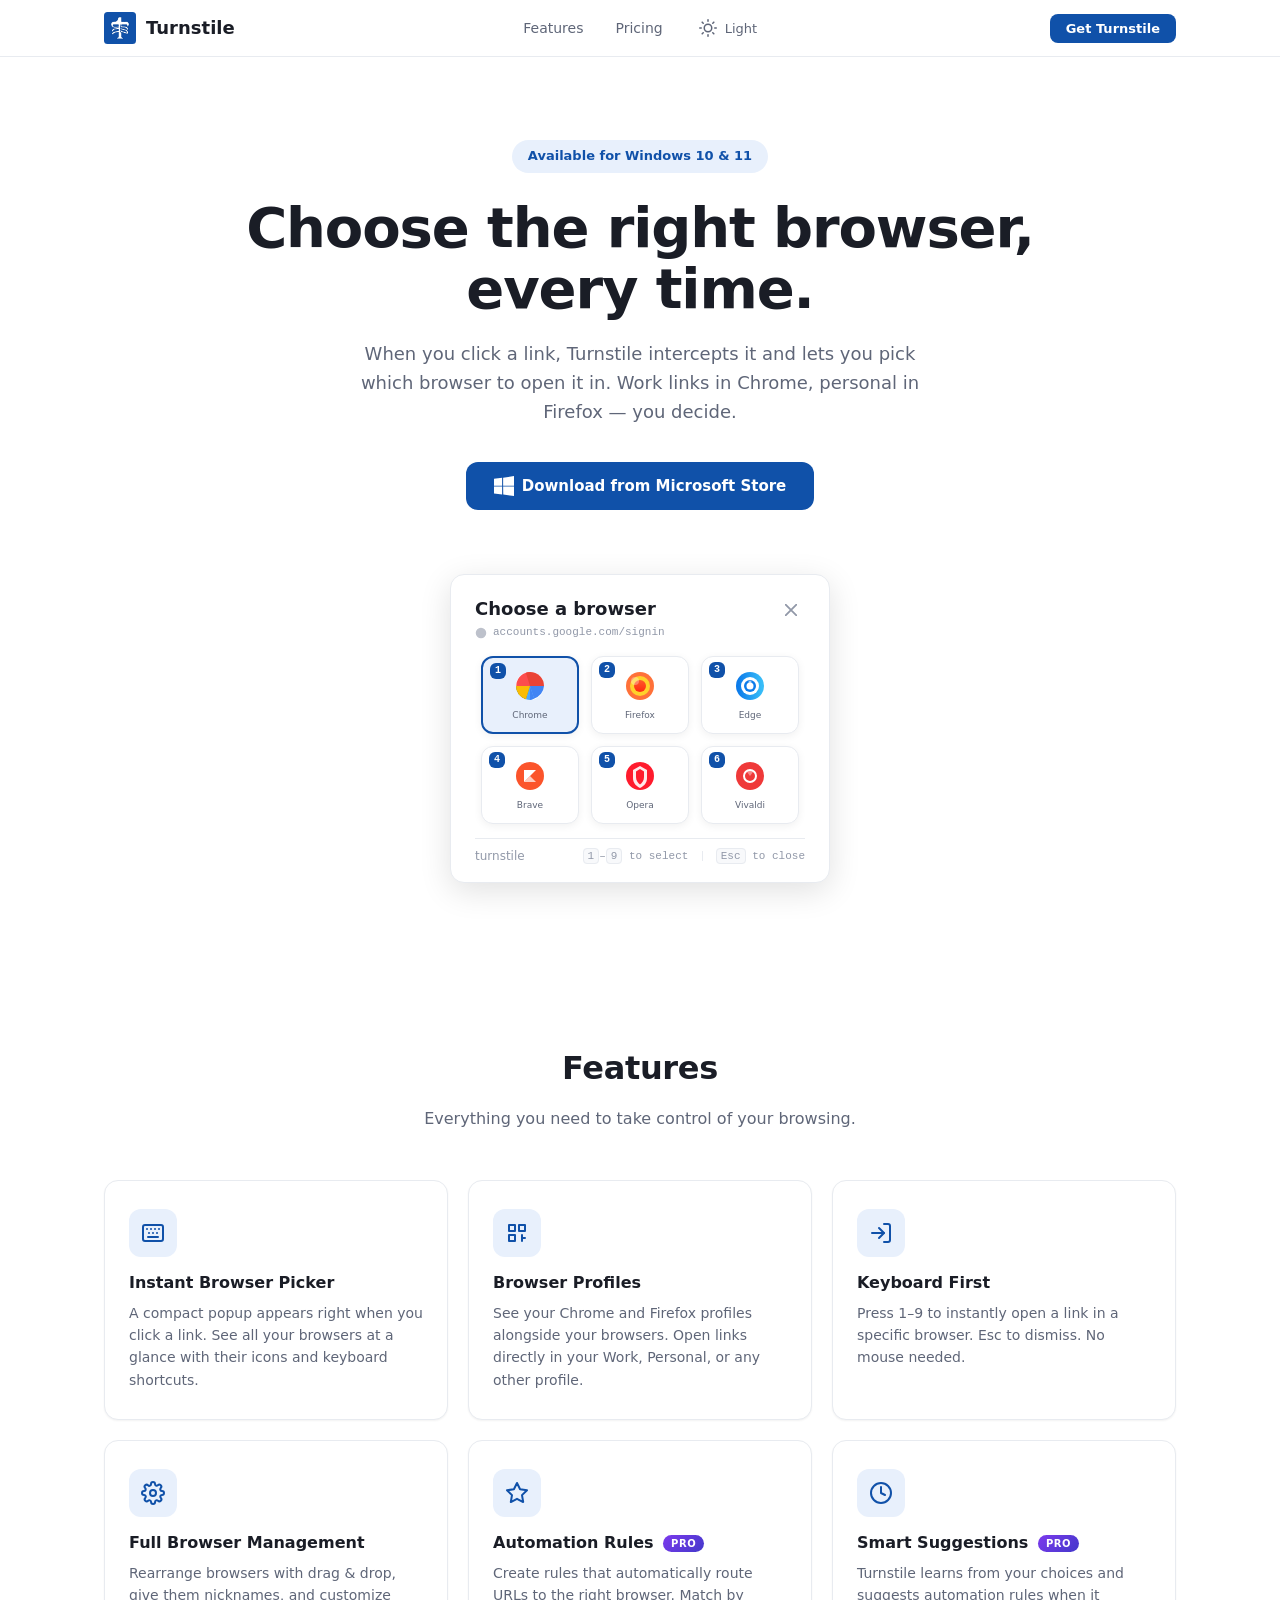
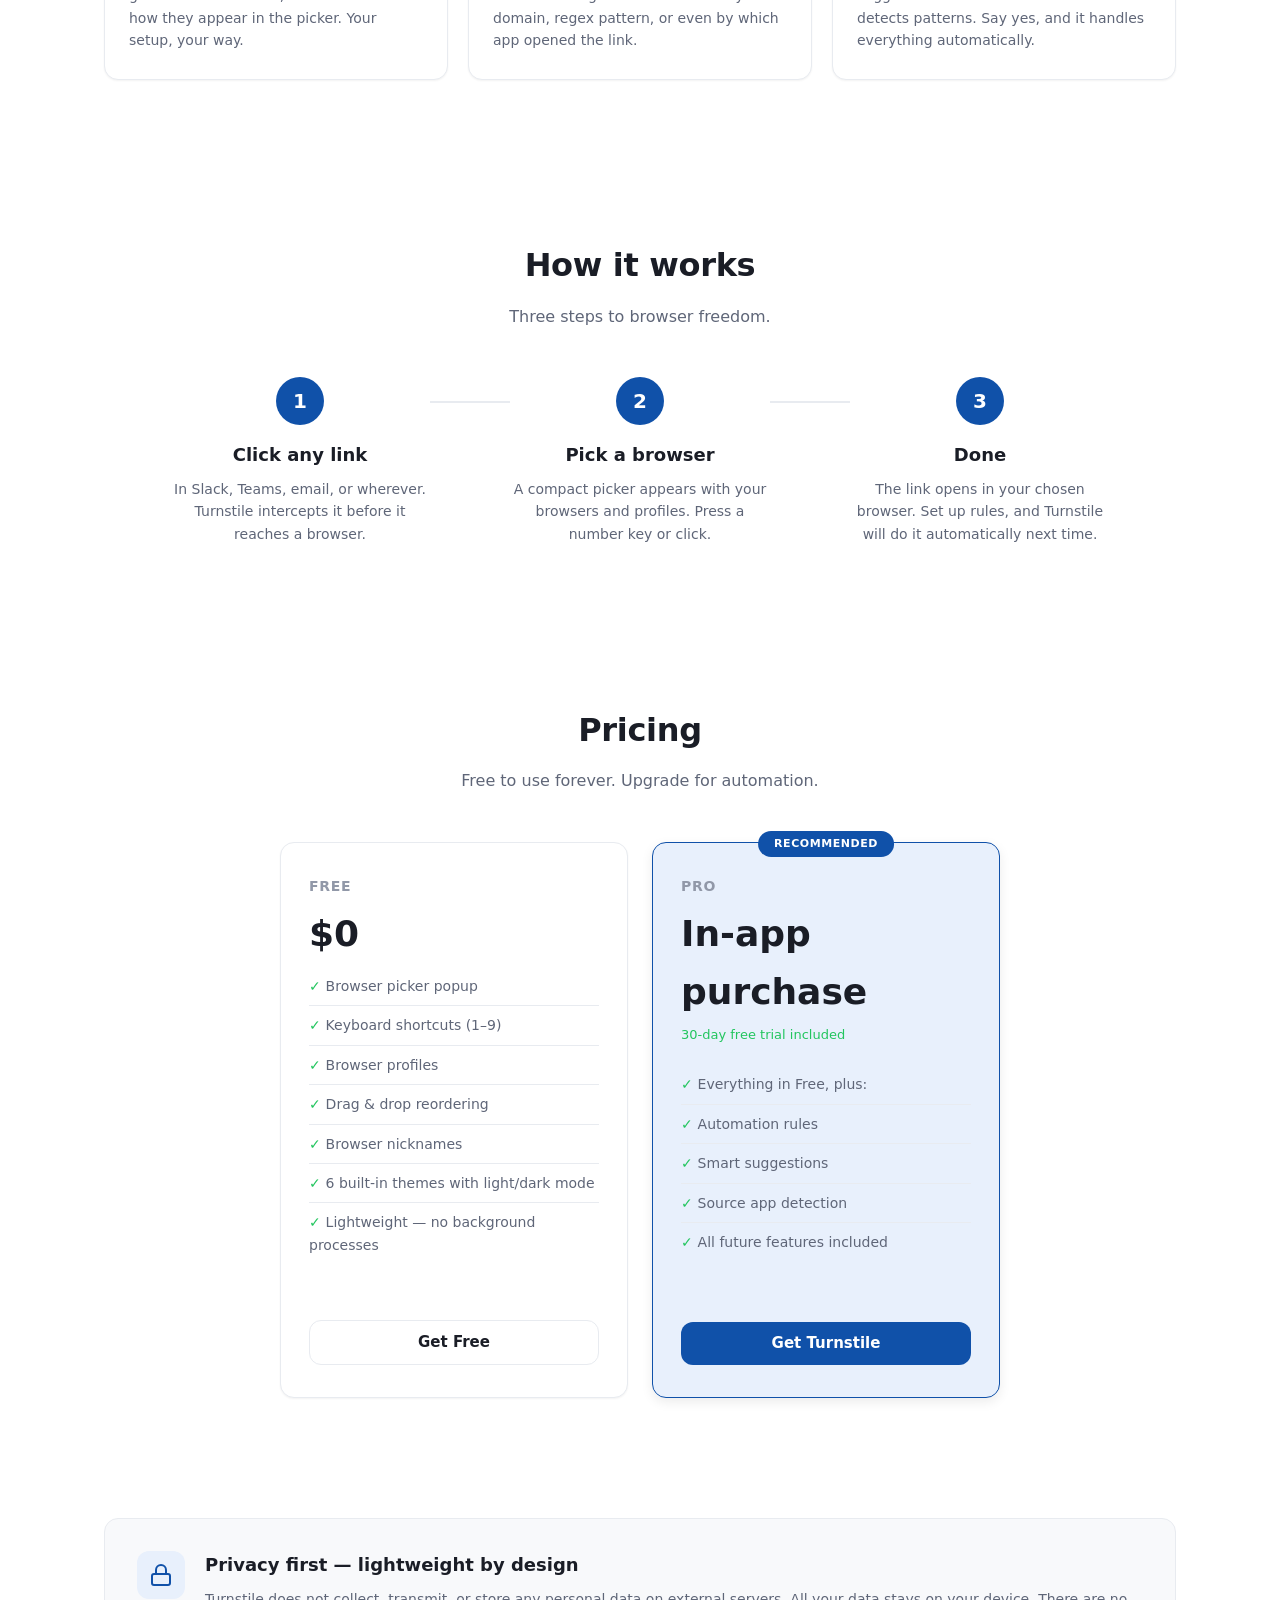
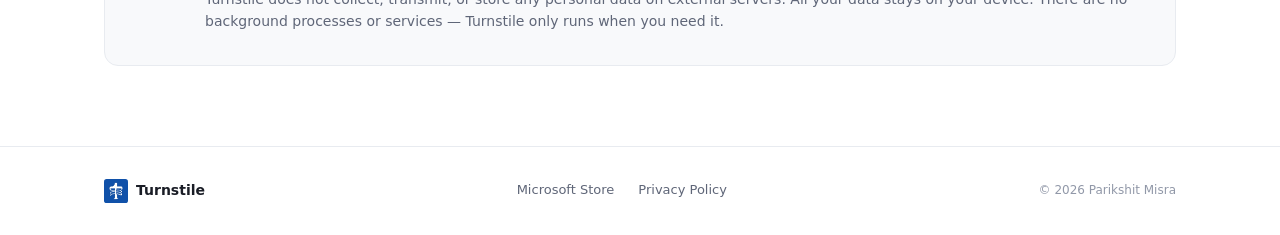
<file: index.html>
<!DOCTYPE html>
<html lang="en">
<head>
    <meta charset="UTF-8">
    <meta name="viewport" content="width=device-width, initial-scale=1.0">
    <title>Turnstile — A Windows Browser Selector</title>
    <meta name="description" content="When you click a link, Turnstile intercepts it and lets you pick which browser to open it in. Choose the right browser, every time.">
    <meta name="author" content="Parikshit Misra">
    <meta property="og:title" content="Turnstile — A Windows Browser Selector">
    <meta property="og:description" content="When you click a link, Turnstile intercepts it and lets you pick which browser to open it in.">
    <meta property="og:type" content="website">
    <meta property="og:url" content="https://turnstile.perryizgr8.com">
    <meta property="og:image" content="https://turnstile.perryizgr8.com/img/icon.svg">
    <meta name="twitter:card" content="summary">
    <meta name="twitter:title" content="Turnstile — A Windows Browser Selector">
    <meta name="twitter:description" content="When you click a link, Turnstile intercepts it and lets you pick which browser to open it in.">
    <link rel="icon" href="img/icon.svg" type="image/svg+xml">
    <link rel="stylesheet" href="css/styles.css">
</head>
<body>
    <header class="header">
        <div class="container header-inner">
            <a href="/" class="logo" aria-label="Turnstile home">
                <img src="img/icon.svg" alt="" width="32" height="32" class="logo-icon">
                <span class="logo-text">Turnstile</span>
            </a>
            <nav class="nav">
                <a href="#features">Features</a>
                <a href="#pricing">Pricing</a>
                <button class="theme-toggle" id="theme-toggle" aria-label="Toggle dark mode">
                    <svg class="theme-icon-sun" xmlns="http://www.w3.org/2000/svg" width="18" height="18" viewBox="0 0 24 24" fill="none" stroke="currentColor" stroke-width="2" stroke-linecap="round" stroke-linejoin="round"><circle cx="12" cy="12" r="5"/><line x1="12" y1="1" x2="12" y2="3"/><line x1="12" y1="21" x2="12" y2="23"/><line x1="4.22" y1="4.22" x2="5.64" y2="5.64"/><line x1="18.36" y1="18.36" x2="19.78" y2="19.78"/><line x1="1" y1="12" x2="3" y2="12"/><line x1="21" y1="12" x2="23" y2="12"/><line x1="4.22" y1="19.78" x2="5.64" y2="18.36"/><line x1="18.36" y1="5.64" x2="19.78" y2="4.22"/></svg>
                    <svg class="theme-icon-moon" xmlns="http://www.w3.org/2000/svg" width="18" height="18" viewBox="0 0 24 24" fill="none" stroke="currentColor" stroke-width="2" stroke-linecap="round" stroke-linejoin="round" style="display:none"><path d="M21 12.79A9 9 0 1 1 11.21 3 7 7 0 0 0 21 12.79z"/></svg>
                    <span>Light</span>
                </button>
            </nav>
            <a href="https://apps.microsoft.com/detail/9NTGZ68KK1X3" class="btn btn-primary btn-sm header-cta" target="_blank" rel="noopener">Get Turnstile</a>
        </div>
    </header>

    <main>
        <section class="hero">
            <div class="container">
                <div class="hero-badge">Available for Windows 10 &amp; 11</div>
                <h1 class="hero-title">Choose the right browser,<br>every time.</h1>
                <p class="hero-subtitle">When you click a link, Turnstile intercepts it and lets you pick which browser to open it in. Work links in Chrome, personal in Firefox &mdash; you decide.</p>
                <div class="hero-cta">
                    <a href="https://apps.microsoft.com/detail/9NTGZ68KK1X3" class="btn btn-primary btn-lg" target="_blank" rel="noopener">
                        <svg xmlns="http://www.w3.org/2000/svg" width="20" height="20" viewBox="0 0 24 24" fill="currentColor"><path d="M0 3.449L9.75 2.1v9.451H0m10.95 0V2.1L24 0v11.55M0 12.6h9.75v9.451L0 20.851M10.95 12.6H24V24l-12.9-1.801"/></svg>
                        Download from Microsoft Store
                    </a>
                </div>
                <div class="hero-visual">
                    <div class="picker-window">
                        <div class="picker-border">
                            <div class="picker-content">
                                <div class="picker-header">
                                    <span class="picker-title">Choose a browser</span>
                                    <button class="picker-close" aria-label="Close">
                                        <svg width="12" height="12" viewBox="0 0 10 10" fill="none"><path d="M 0,0 L 10,10 M 10,0 L 0,10" stroke="currentColor" stroke-width="1.5" stroke-linecap="round"/></svg>
                                    </button>
                                </div>
                                <div class="picker-url">
                                    <svg width="12" height="12" viewBox="0 0 16 16" fill="none"><path d="M8 1a7 7 0 1 0 0 14A7 7 0 0 0 8 1zm3.5 4.5l-4 2.5v5l4-2.5V5.5z" fill="currentColor" opacity="0.6"/></svg>
                                    <span>accounts.google.com/signin</span>
                                </div>
                                <div class="picker-grid">
                                    <button class="browser-card selected">
                                        <div class="browser-card-key">1</div>
                                        <div class="browser-card-body">
                                            <img src="img/chrome.svg" alt="" width="32" height="32" class="browser-card-icon">
                                            <span class="browser-card-name">Chrome</span>
                                        </div>
                                    </button>
                                    <button class="browser-card">
                                        <div class="browser-card-key">2</div>
                                        <div class="browser-card-body">
                                            <img src="img/firefox.svg" alt="" width="32" height="32" class="browser-card-icon">
                                            <span class="browser-card-name">Firefox</span>
                                        </div>
                                    </button>
                                    <button class="browser-card">
                                        <div class="browser-card-key">3</div>
                                        <div class="browser-card-body">
                                            <img src="img/edge.svg" alt="" width="32" height="32" class="browser-card-icon">
                                            <span class="browser-card-name">Edge</span>
                                        </div>
                                    </button>
                                    <button class="browser-card">
                                        <div class="browser-card-key">4</div>
                                        <div class="browser-card-body">
                                            <img src="img/brave.svg" alt="" width="32" height="32" class="browser-card-icon">
                                            <span class="browser-card-name">Brave</span>
                                        </div>
                                    </button>
                                    <button class="browser-card">
                                        <div class="browser-card-key">5</div>
                                        <div class="browser-card-body">
                                            <img src="img/opera.svg" alt="" width="32" height="32" class="browser-card-icon">
                                            <span class="browser-card-name">Opera</span>
                                        </div>
                                    </button>
                                    <button class="browser-card">
                                        <div class="browser-card-key">6</div>
                                        <div class="browser-card-body">
                                            <img src="img/vivaldi.svg" alt="" width="32" height="32" class="browser-card-icon">
                                            <span class="browser-card-name">Vivaldi</span>
                                        </div>
                                    </button>
                                </div>
                                <div class="picker-footer">
                                    <span class="picker-footer-brand">turnstile</span>
                                    <span class="picker-footer-hint"><kbd>1</kbd>&ndash;<kbd>9</kbd> to select &nbsp;<span class="picker-footer-divider"></span>&nbsp; <kbd>Esc</kbd> to close</span>
                                </div>
                            </div>
                        </div>
                    </div>
                </div>
            </div>
        </section>

        <section class="features" id="features">
            <div class="container">
                <div class="section-header">
                    <h2>Features</h2>
                    <p>Everything you need to take control of your browsing.</p>
                </div>
                <div class="features-grid">
                    <div class="feature-card">
                        <div class="feature-icon">
                            <svg xmlns="http://www.w3.org/2000/svg" width="24" height="24" viewBox="0 0 24 24" fill="none" stroke="currentColor" stroke-width="2" stroke-linecap="round" stroke-linejoin="round"><rect x="2" y="4" width="20" height="16" rx="2"/><path d="M6 8h.01M10 8h.01M14 8h.01M18 8h.01M8 12h.01M12 12h.01M16 12h.01M7 16h10"/></svg>
                        </div>
                        <h3>Instant Browser Picker</h3>
                        <p>A compact popup appears right when you click a link. See all your browsers at a glance with their icons and keyboard shortcuts.</p>
                    </div>
                    <div class="feature-card">
                        <div class="feature-icon">
                            <svg xmlns="http://www.w3.org/2000/svg" width="24" height="24" viewBox="0 0 24 24" fill="none" stroke="currentColor" stroke-width="2" stroke-linecap="round" stroke-linejoin="round"><path d="M4 4h6v6H4zM14 4h6v6h-6zM4 14h6v6H4z"/><path d="M17 14v3M17 20v-3h3"/></svg>
                        </div>
                        <h3>Browser Profiles</h3>
                        <p>See your Chrome and Firefox profiles alongside your browsers. Open links directly in your Work, Personal, or any other profile.</p>
                    </div>
                    <div class="feature-card">
                        <div class="feature-icon">
                            <svg xmlns="http://www.w3.org/2000/svg" width="24" height="24" viewBox="0 0 24 24" fill="none" stroke="currentColor" stroke-width="2" stroke-linecap="round" stroke-linejoin="round"><path d="M15 3h4a2 2 0 0 1 2 2v14a2 2 0 0 1-2 2h-4"/><polyline points="10 17 15 12 10 7"/><line x1="15" y1="12" x2="3" y2="12"/></svg>
                        </div>
                        <h3>Keyboard First</h3>
                        <p>Press 1&ndash;9 to instantly open a link in a specific browser. Esc to dismiss. No mouse needed.</p>
                    </div>
                    <div class="feature-card">
                        <div class="feature-icon">
                            <svg xmlns="http://www.w3.org/2000/svg" width="24" height="24" viewBox="0 0 24 24" fill="none" stroke="currentColor" stroke-width="2" stroke-linecap="round" stroke-linejoin="round"><circle cx="12" cy="12" r="3"/><path d="M19.4 15a1.65 1.65 0 0 0 .33 1.82l.06.06a2 2 0 0 1-2.83 2.83l-.06-.06a1.65 1.65 0 0 0-1.82-.33 1.65 1.65 0 0 0-1 1.51V21a2 2 0 0 1-4 0v-.09A1.65 1.65 0 0 0 9 19.4a1.65 1.65 0 0 0-1.82.33l-.06.06a2 2 0 0 1-2.83-2.83l.06-.06A1.65 1.65 0 0 0 4.68 15a1.65 1.65 0 0 0-1.51-1H3a2 2 0 0 1 0-4h.09A1.65 1.65 0 0 0 4.6 9a1.65 1.65 0 0 0-.33-1.82l-.06-.06a2 2 0 0 1 2.83-2.83l.06.06A1.65 1.65 0 0 0 9 4.68a1.65 1.65 0 0 0 1-1.51V3a2 2 0 0 1 4 0v.09a1.65 1.65 0 0 0 1 1.51 1.65 1.65 0 0 0 1.82-.33l.06-.06a2 2 0 0 1 2.83 2.83l-.06.06A1.65 1.65 0 0 0 19.4 9a1.65 1.65 0 0 0 1.51 1H21a2 2 0 0 1 0 4h-.09a1.65 1.65 0 0 0-1.51 1z"/></svg>
                        </div>
                        <h3>Full Browser Management</h3>
                        <p>Rearrange browsers with drag &amp; drop, give them nicknames, and customize how they appear in the picker. Your setup, your way.</p>
                    </div>
                    <div class="feature-card pro-badge-card">
                        <div class="feature-icon">
                            <svg xmlns="http://www.w3.org/2000/svg" width="24" height="24" viewBox="0 0 24 24" fill="none" stroke="currentColor" stroke-width="2" stroke-linecap="round" stroke-linejoin="round"><path d="M12 2l3.09 6.26L22 9.27l-5 4.87 1.18 6.88L12 17.77l-6.18 3.25L7 14.14 2 9.27l6.91-1.01L12 2z"/></svg>
                        </div>
                        <h3>Automation Rules <span class="pro-badge">Pro</span></h3>
                        <p>Create rules that automatically route URLs to the right browser. Match by domain, regex pattern, or even by which app opened the link.</p>
                    </div>
                    <div class="feature-card pro-badge-card">
                        <div class="feature-icon">
                            <svg xmlns="http://www.w3.org/2000/svg" width="24" height="24" viewBox="0 0 24 24" fill="none" stroke="currentColor" stroke-width="2" stroke-linecap="round" stroke-linejoin="round"><path d="M12 2a10 10 0 1 0 10 10A10 10 0 0 0 12 2z"/><path d="M12 6v6l4 2"/></svg>
                        </div>
                        <h3>Smart Suggestions <span class="pro-badge">Pro</span></h3>
                        <p>Turnstile learns from your choices and suggests automation rules when it detects patterns. Say yes, and it handles everything automatically.</p>
                    </div>
                </div>
            </div>
        </section>

        <section class="how-it-works">
            <div class="container">
                <div class="section-header">
                    <h2>How it works</h2>
                    <p>Three steps to browser freedom.</p>
                </div>
                <div class="steps">
                    <div class="step">
                        <div class="step-number">1</div>
                        <h3>Click any link</h3>
                        <p>In Slack, Teams, email, or wherever. Turnstile intercepts it before it reaches a browser.</p>
                    </div>
                    <div class="step-connector"></div>
                    <div class="step">
                        <div class="step-number">2</div>
                        <h3>Pick a browser</h3>
                        <p>A compact picker appears with your browsers and profiles. Press a number key or click.</p>
                    </div>
                    <div class="step-connector"></div>
                    <div class="step">
                        <div class="step-number">3</div>
                        <h3>Done</h3>
                        <p>The link opens in your chosen browser. Set up rules, and Turnstile will do it automatically next time.</p>
                    </div>
                </div>
            </div>
        </section>

        <section class="pricing" id="pricing">
            <div class="container">
                <div class="section-header">
                    <h2>Pricing</h2>
                    <p>Free to use forever. Upgrade for automation.</p>
                </div>
                <div class="pricing-grid">
                    <div class="pricing-card">
                        <div class="pricing-tier">Free</div>
                        <div class="pricing-price">$0</div>
                        <ul class="pricing-features">
                            <li>Browser picker popup</li>
                            <li>Keyboard shortcuts (1&ndash;9)</li>
                            <li>Browser profiles</li>
                            <li>Drag &amp; drop reordering</li>
                            <li>Browser nicknames</li>
                            <li>6 built-in themes with light/dark mode</li>
                            <li>Lightweight &mdash; no background processes</li>
                        </ul>
                        <a href="https://apps.microsoft.com/detail/9NTGZ68KK1X3" class="btn btn-secondary btn-lg" target="_blank" rel="noopener">Get Free</a>
                    </div>
                    <div class="pricing-card pricing-card-featured">
                        <div class="pricing-tier">Pro</div>
                        <div class="pricing-price">In-app purchase</div>
                        <p class="pricing-trial">30-day free trial included</p>
                        <ul class="pricing-features">
                            <li>Everything in Free, plus:</li>
                            <li>Automation rules</li>
                            <li>Smart suggestions</li>
                            <li>Source app detection</li>
                            <li>All future features included</li>
                        </ul>
                        <a href="https://apps.microsoft.com/detail/9NTGZ68KK1X3" class="btn btn-primary btn-lg" target="_blank" rel="noopener">Get Turnstile</a>
                    </div>
                </div>
            </div>
        </section>

        <section class="privacy">
            <div class="container">
                <div class="privacy-card">
                    <div class="privacy-icon">
                        <svg xmlns="http://www.w3.org/2000/svg" width="24" height="24" viewBox="0 0 24 24" fill="none" stroke="currentColor" stroke-width="2" stroke-linecap="round" stroke-linejoin="round"><rect x="3" y="11" width="18" height="11" rx="2" ry="2"/><path d="M7 11V7a5 5 0 0 1 10 0v4"/></svg>
                    </div>
                    <div class="privacy-text">
                        <h3>Privacy first &mdash; lightweight by design</h3>
                        <p>Turnstile does not collect, transmit, or store any personal data on external servers. All your data stays on your device. There are no background processes or services &mdash; Turnstile only runs when you need it.</p>
                    </div>
                </div>
            </div>
        </section>
    </main>

    <footer class="footer">
        <div class="container footer-inner">
            <div class="footer-brand">
                <img src="img/icon.svg" alt="" width="24" height="24" class="logo-icon">
                <span>Turnstile</span>
            </div>
            <div class="footer-links">
                <a href="https://apps.microsoft.com/detail/9NTGZ68KK1X3" target="_blank" rel="noopener">Microsoft Store</a>
                <a href="privacy.html">Privacy Policy</a>
            </div>
            <div class="footer-copy">&copy; 2026 Parikshit Misra</div>
        </div>
    </footer>

    <script src="js/main.js"></script>
</body>
</html>
</file>
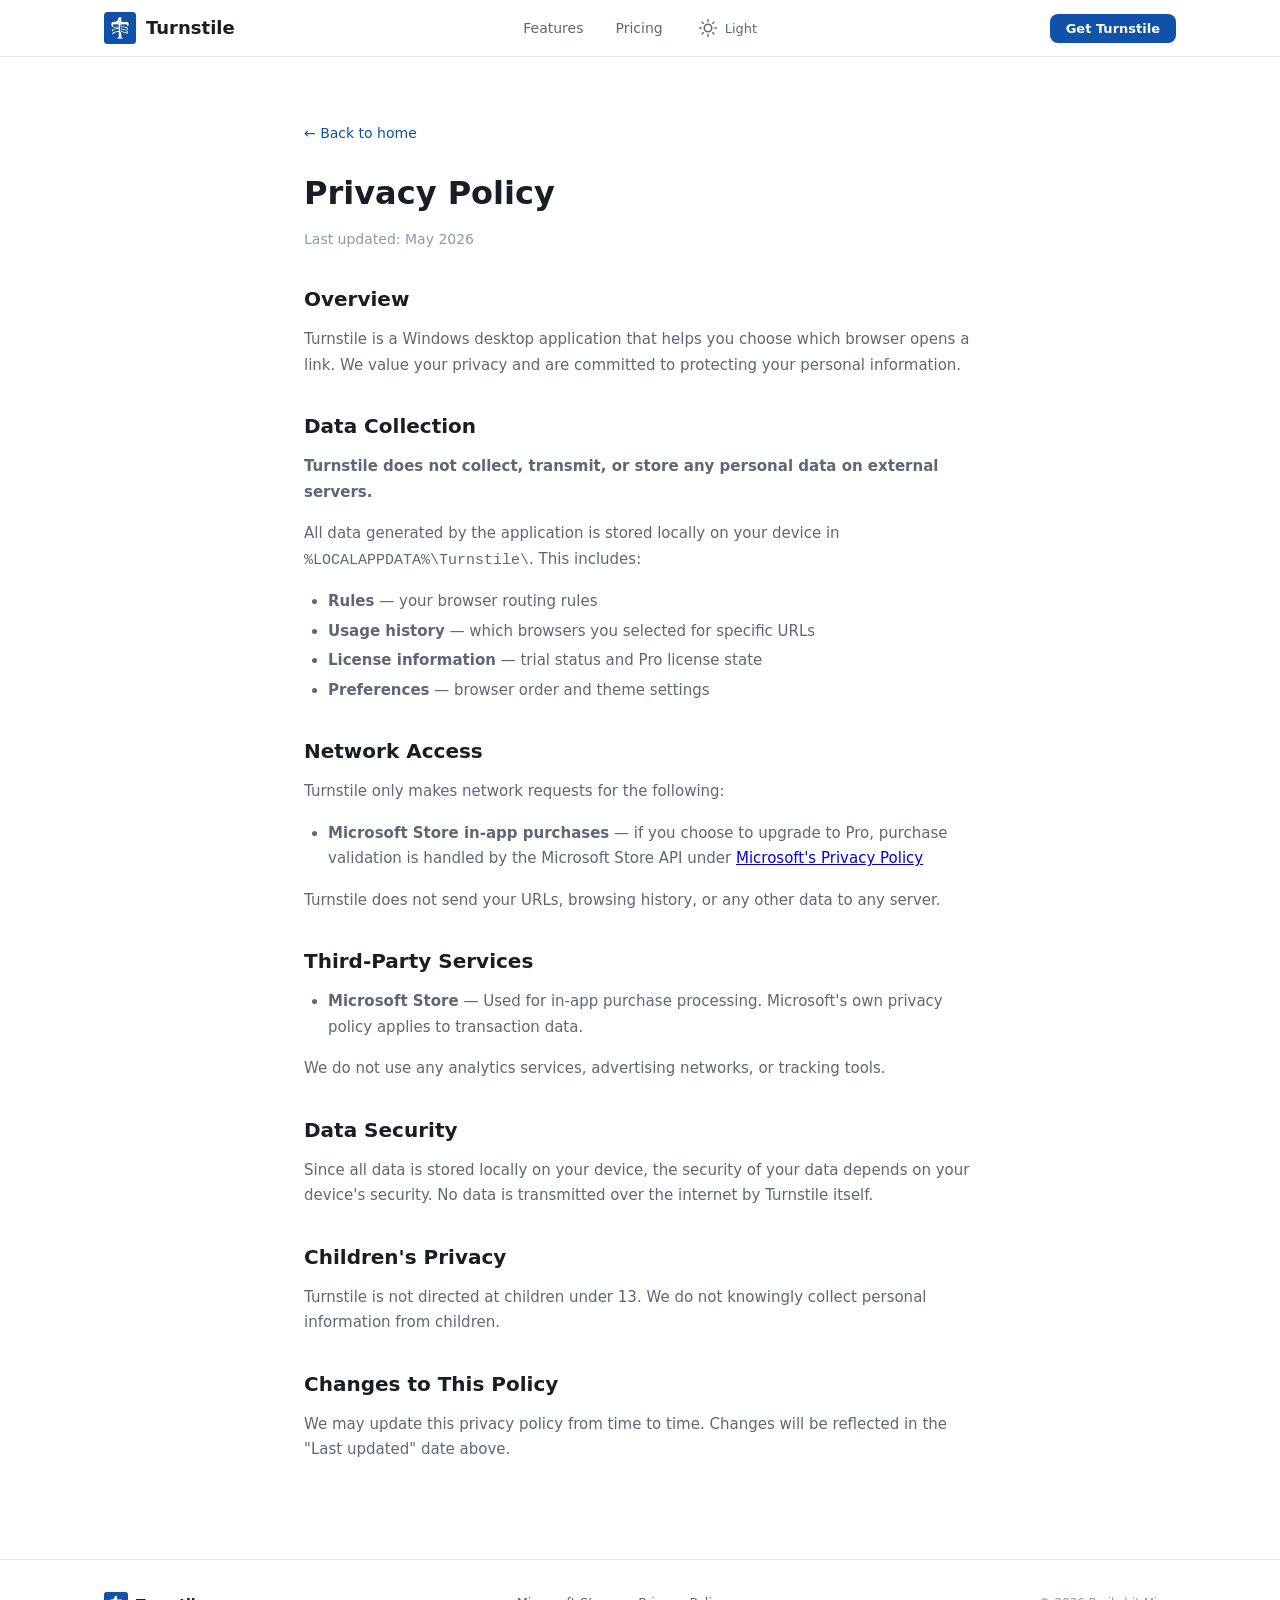
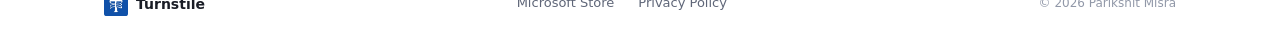
<file: privacy.html>
<!DOCTYPE html>
<html lang="en">
<head>
    <meta charset="UTF-8">
    <meta name="viewport" content="width=device-width, initial-scale=1.0">
    <title>Privacy Policy — Turnstile</title>
    <link rel="icon" href="img/icon.svg" type="image/svg+xml">
    <link rel="stylesheet" href="css/styles.css">
    <style>
        .privacy-page { max-width: 720px; margin: 0 auto; padding: 120px 24px 80px; }
        .privacy-page h1 { font-size: 32px; font-weight: 700; margin-bottom: 8px; }
        .privacy-page .updated { color: var(--text-tertiary); font-size: 14px; margin-bottom: 32px; }
        .privacy-page h2 { font-size: 20px; font-weight: 600; margin: 32px 0 12px; }
        .privacy-page p { color: var(--text-secondary); font-size: 15px; line-height: 1.7; margin-bottom: 16px; }
        .privacy-page ul { color: var(--text-secondary); font-size: 15px; line-height: 1.7; margin-bottom: 16px; padding-left: 24px; }
        .privacy-page ul li { margin-bottom: 4px; }
        .back-link { display: inline-flex; align-items: center; gap: 6px; color: var(--accent); text-decoration: none; font-size: 14px; font-weight: 500; margin-bottom: 24px; }
        .back-link:hover { text-decoration: underline; }
    </style>
</head>
<body>
    <header class="header">
        <div class="container header-inner">
            <a href="/" class="logo" aria-label="Turnstile home">
                <img src="img/icon.svg" alt="" width="32" height="32" class="logo-icon">
                <span class="logo-text">Turnstile</span>
            </a>
            <nav class="nav">
                <a href="/#features">Features</a>
                <a href="/#pricing">Pricing</a>
                <button class="theme-toggle" id="theme-toggle" aria-label="Toggle dark mode">
                    <svg class="theme-icon-sun" xmlns="http://www.w3.org/2000/svg" width="18" height="18" viewBox="0 0 24 24" fill="none" stroke="currentColor" stroke-width="2" stroke-linecap="round" stroke-linejoin="round"><circle cx="12" cy="12" r="5"/><line x1="12" y1="1" x2="12" y2="3"/><line x1="12" y1="21" x2="12" y2="23"/><line x1="4.22" y1="4.22" x2="5.64" y2="5.64"/><line x1="18.36" y1="18.36" x2="19.78" y2="19.78"/><line x1="1" y1="12" x2="3" y2="12"/><line x1="21" y1="12" x2="23" y2="12"/><line x1="4.22" y1="19.78" x2="5.64" y2="18.36"/><line x1="18.36" y1="5.64" x2="19.78" y2="4.22"/></svg>
                    <svg class="theme-icon-moon" xmlns="http://www.w3.org/2000/svg" width="18" height="18" viewBox="0 0 24 24" fill="none" stroke="currentColor" stroke-width="2" stroke-linecap="round" stroke-linejoin="round" style="display:none"><path d="M21 12.79A9 9 0 1 1 11.21 3 7 7 0 0 0 21 12.79z"/></svg>
                    <span>Light</span>
                </button>
            </nav>
            <a href="https://apps.microsoft.com/detail/9NTGZ68KK1X3" class="btn btn-primary btn-sm header-cta" target="_blank" rel="noopener">Get Turnstile</a>
        </div>
    </header>

    <div class="privacy-page">
        <a href="/" class="back-link">&larr; Back to home</a>
        <h1>Privacy Policy</h1>
        <p class="updated">Last updated: May 2026</p>

        <h2>Overview</h2>
        <p>Turnstile is a Windows desktop application that helps you choose which browser opens a link. We value your privacy and are committed to protecting your personal information.</p>

        <h2>Data Collection</h2>
        <p><strong>Turnstile does not collect, transmit, or store any personal data on external servers.</strong></p>
        <p>All data generated by the application is stored locally on your device in <code>%LOCALAPPDATA%\Turnstile\</code>. This includes:</p>
        <ul>
            <li><strong>Rules</strong> &mdash; your browser routing rules</li>
            <li><strong>Usage history</strong> &mdash; which browsers you selected for specific URLs</li>
            <li><strong>License information</strong> &mdash; trial status and Pro license state</li>
            <li><strong>Preferences</strong> &mdash; browser order and theme settings</li>
        </ul>

        <h2>Network Access</h2>
        <p>Turnstile only makes network requests for the following:</p>
        <ul>
            <li><strong>Microsoft Store in-app purchases</strong> &mdash; if you choose to upgrade to Pro, purchase validation is handled by the Microsoft Store API under <a href="https://privacy.microsoft.com/en-us/privacystatement">Microsoft's Privacy Policy</a></li>
        </ul>
        <p>Turnstile does not send your URLs, browsing history, or any other data to any server.</p>

        <h2>Third-Party Services</h2>
        <ul>
            <li><strong>Microsoft Store</strong> &mdash; Used for in-app purchase processing. Microsoft's own privacy policy applies to transaction data.</li>
        </ul>
        <p>We do not use any analytics services, advertising networks, or tracking tools.</p>

        <h2>Data Security</h2>
        <p>Since all data is stored locally on your device, the security of your data depends on your device's security. No data is transmitted over the internet by Turnstile itself.</p>

        <h2>Children's Privacy</h2>
        <p>Turnstile is not directed at children under 13. We do not knowingly collect personal information from children.</p>

        <h2>Changes to This Policy</h2>
        <p>We may update this privacy policy from time to time. Changes will be reflected in the "Last updated" date above.</p>
    </div>

    <footer class="footer">
        <div class="container footer-inner">
            <div class="footer-brand">
                <img src="img/icon.svg" alt="" width="24" height="24" class="logo-icon">
                <span>Turnstile</span>
            </div>
            <div class="footer-links">
                <a href="https://apps.microsoft.com/detail/9NTGZ68KK1X3" target="_blank" rel="noopener">Microsoft Store</a>
                <a href="privacy.html">Privacy Policy</a>
            </div>
            <div class="footer-copy">&copy; 2026 Parikshit Misra</div>
        </div>
    </footer>

    <script src="js/main.js"></script>
</body>
</html>
</file>
<file: css/styles.css>
*,
*::before,
*::after {
    margin: 0;
    padding: 0;
    box-sizing: border-box;
}

:root {
    --accent: #1051A9;
    --accent-hover: #0D4490;
    --accent-pressed: #0A3777;
    --accent-light: #E8F0FC;
    --accent-muted: #C5D8F5;
    --text-primary: #1A1D26;
    --text-secondary: #5F6678;
    --text-tertiary: #9198A8;
    --bg: #FFFFFF;
    --bg-secondary: #F8F9FB;
    --bg-pressed: #F0F2F5;
    --border: #E8EBF0;
    --success: #22C55E;
    --picker-bg: #FFFFFF;
    --picker-border: #E8EBF0;
    --picker-shadow: 0 8px 32px rgba(0,0,0,.12);
    --picker-title: #1A1D26;
    --picker-card-bg: #FFFFFF;
    --picker-card-border: #E8EBF0;
    --picker-card-shadow: 0 2px 8px rgba(0,0,0,.06);
    --picker-card-hover-bg: #F8F9FB;
    --picker-card-hover-border: #E8F0FC;
    --picker-card-pressed-bg: #F0F2F5;
    --picker-card-selected-bg: #E8F0FC;
    --picker-card-selected-border: #1051A9;
    --picker-card-name: #5F6678;
    --picker-key-bg: #1051A9;
    --picker-key-color: #FFFFFF;
    --picker-key-badge-color: #9198A8;
    --picker-footer-border: #E8EBF0;
    --picker-footer-text: #9198A8;
    --picker-kbd-bg: #F8F9FB;
    --picker-kbd-border: #E8EBF0;
    --picker-close-bg: transparent;
    --picker-close-color: #9198A8;
    --picker-close-hover-bg: #F8F9FB;
    --picker-close-hover-color: #5F6678;
    --picker-close-pressed-bg: #F0F2F5;
    --radius-lg: 14px;
    --radius-md: 12px;
    --radius-sm: 8px;
    --radius-xs: 6px;
    --font: "Segoe UI Variable", "Segoe UI", system-ui, -apple-system, sans-serif;
    --font-mono: "Cascadia Code", "Consolas", monospace;
    --shadow-sm: 0 1px 2px rgba(0,0,0,.05);
    --shadow-md: 0 4px 12px rgba(0,0,0,.08);
    --shadow-lg: 0 8px 32px rgba(0,0,0,.12);
    --shadow-xl: 0 16px 48px rgba(0,0,0,.16);
}

[data-theme="dark"] {
    --accent: #3D7FD9;
    --accent-hover: #2D6BC4;
    --accent-pressed: #1D57AF;
    --accent-light: #1A2D45;
    --accent-muted: #253D5C;
    --text-primary: #E8E9ED;
    --text-secondary: #A8ADB8;
    --text-tertiary: #7A8194;
    --bg: #1A1B1E;
    --bg-secondary: #232428;
    --bg-pressed: #1E1F23;
    --border: #35363C;
    --success: #4ADE80;
    --picker-bg: #1A1B1E;
    --picker-border: #35363C;
    --picker-shadow: 0 8px 32px rgba(0,0,0,.32);
    --picker-title: #E8E9ED;
    --picker-card-bg: #232428;
    --picker-card-border: #35363C;
    --picker-card-shadow: 0 2px 8px rgba(0,0,0,.2);
    --picker-card-hover-bg: #2A2B30;
    --picker-card-hover-border: #1A2D45;
    --picker-card-pressed-bg: #1E1F23;
    --picker-card-selected-bg: #1A2D45;
    --picker-card-selected-border: #3D7FD9;
    --picker-card-name: #9198A8;
    --picker-key-bg: #3D7FD9;
    --picker-key-color: #FFFFFF;
    --picker-key-badge-color: #7A8194;
    --picker-footer-border: #35363C;
    --picker-footer-text: #7A8194;
    --picker-kbd-bg: #232428;
    --picker-kbd-border: #35363C;
    --picker-close-bg: transparent;
    --picker-close-color: #7A8194;
    --picker-close-hover-bg: #2A2B30;
    --picker-close-hover-color: #9198A8;
    --picker-close-pressed-bg: #1E1F23;
    --shadow-sm: 0 1px 3px rgba(0,0,0,.25);
    --shadow-md: 0 4px 16px rgba(0,0,0,.4);
    --shadow-lg: 0 8px 32px rgba(0,0,0,.45);
    --shadow-xl: 0 16px 48px rgba(0,0,0,.5);
}

[data-theme="dark"] .feature-card,
[data-theme="dark"] .pricing-card,
[data-theme="dark"] .privacy-card {
    background: var(--bg-secondary);
    border-color: rgba(255,255,255,.06);
}

html {
    scroll-behavior: smooth;
}

body {
    font-family: var(--font);
    color: var(--text-primary);
    background: var(--bg);
    line-height: 1.6;
    -webkit-font-smoothing: antialiased;
}

.container {
    max-width: 1120px;
    margin: 0 auto;
    padding: 0 24px;
}

.header {
    position: fixed;
    top: 0;
    left: 0;
    right: 0;
    z-index: 100;
    background: rgba(255,255,255,.85);
    backdrop-filter: blur(12px);
    border-bottom: 1px solid var(--border);
}

[data-theme="dark"] .header {
    background: rgba(26,27,30,.85);
}

.header-inner {
    display: flex;
    align-items: center;
    justify-content: space-between;
    height: 56px;
}

.theme-toggle {
    display: flex;
    align-items: center;
    gap: 8px;
    background: none;
    border: none;
    cursor: pointer;
    padding: 4px;
    color: var(--text-secondary);
    font-family: var(--font);
    font-size: 13px;
    font-weight: 500;
    border-radius: var(--radius-sm);
    transition: all .15s;
}

.theme-toggle:hover {
    color: var(--text-primary);
    background: var(--bg-secondary);
}

.theme-toggle svg {
    width: 18px;
    height: 18px;
}

.logo {
    display: flex;
    align-items: center;
    gap: 10px;
    text-decoration: none;
    color: var(--text-primary);
    font-weight: 600;
    font-size: 18px;
}

.logo-icon {
    display: block;
}

.nav {
    display: flex;
    align-items: center;
    gap: 32px;
}

.nav a {
    color: var(--text-secondary);
    text-decoration: none;
    font-size: 14px;
    font-weight: 500;
    transition: color .15s;
}

.nav a:hover {
    color: var(--text-primary);
}

.btn {
    display: inline-flex;
    align-items: center;
    justify-content: center;
    gap: 8px;
    font-family: var(--font);
    font-weight: 600;
    text-decoration: none;
    border: none;
    cursor: pointer;
    transition: all .15s;
    border-radius: var(--radius-sm);
    font-size: 14px;
    padding: 10px 20px;
    line-height: 1;
}

.btn:hover {
    transform: translateY(-1px);
}

.btn:active {
    transform: translateY(0);
}

.btn-primary {
    background: var(--accent);
    color: #fff;
}

.btn-primary:hover {
    background: var(--accent-hover);
}

.btn-primary:active {
    background: var(--accent-pressed);
}

.btn-secondary {
    background: var(--bg);
    color: var(--text-primary);
    border: 1px solid var(--border);
}

.btn-secondary:hover {
    background: var(--bg-secondary);
}

.btn-lg {
    font-size: 15px;
    padding: 14px 28px;
    border-radius: var(--radius-md);
}

.btn-sm {
    font-size: 13px;
    padding: 8px 16px;
}

.hero {
    padding: 140px 0 80px;
    text-align: center;
}

.hero-badge {
    display: inline-flex;
    align-items: center;
    padding: 6px 16px;
    background: var(--accent-light);
    color: var(--accent);
    border-radius: 100px;
    font-size: 13px;
    font-weight: 600;
    margin-bottom: 24px;
}

.hero-title {
    font-size: clamp(36px, 5vw, 56px);
    font-weight: 700;
    line-height: 1.1;
    letter-spacing: -.02em;
    margin-bottom: 20px;
}

.hero-subtitle {
    font-size: 18px;
    color: var(--text-secondary);
    max-width: 560px;
    margin: 0 auto 36px;
    line-height: 1.6;
}

.hero-cta {
    display: flex;
    align-items: center;
    justify-content: center;
    gap: 12px;
    flex-wrap: wrap;
    margin-bottom: 64px;
}

.hero-visual {
    display: flex;
    justify-content: center;
}

.picker-window {
    background: transparent;
    max-width: 380px;
    width: 100%;
}

.picker-border {
    background: var(--picker-bg);
    border: 1px solid var(--picker-border);
    border-radius: 14px;
    box-shadow: var(--picker-shadow);
    overflow: hidden;
}

.picker-content {
    margin: 20px 24px 16px;
}

.picker-header {
    display: flex;
    align-items: center;
    justify-content: space-between;
}

.picker-title {
    font-family: "Segoe UI Variable", "Segoe UI", system-ui, sans-serif;
    font-size: 18px;
    font-weight: 600;
    color: var(--picker-title);
}

.picker-close {
    width: 28px;
    height: 28px;
    border-radius: 14px;
    border: none;
    background: var(--picker-close-bg);
    color: var(--picker-close-color);
    cursor: pointer;
    display: flex;
    align-items: center;
    justify-content: center;
    transition: all .15s;
}

.picker-close:hover {
    background: var(--picker-close-hover-bg);
    color: var(--picker-close-hover-color);
}

.picker-close:active {
    background: var(--picker-close-pressed-bg);
}

.picker-url {
    display: flex;
    align-items: center;
    gap: 6px;
    margin-top: 0;
    margin-bottom: 8px;
    font-family: "Cascadia Code", "Consolas", monospace;
    font-size: 11px;
    color: var(--picker-key-badge-color);
    max-height: 20px;
    overflow: hidden;
    text-overflow: ellipsis;
    white-space: nowrap;
}

.picker-url svg {
    color: var(--picker-key-badge-color);
}

.picker-grid {
    display: grid;
    grid-template-columns: repeat(3, 1fr);
}

.browser-card {
    display: block;
    position: relative;
    background: var(--picker-card-bg);
    border: 1px solid var(--picker-card-border);
    border-radius: 12px;
    padding: 10px;
    margin: 6px;
    cursor: pointer;
    transition: all .15s cubic-bezier(.25,.46,.45,.94);
    text-align: center;
    font-family: inherit;
    box-shadow: var(--picker-card-shadow);
    height: 78px;
}

.browser-card:hover {
    background: var(--picker-card-hover-bg);
    border-color: var(--picker-card-hover-border);
    transform: scale(1.02);
}

.browser-card:active {
    background: var(--picker-card-pressed-bg);
    border-color: var(--accent);
    transform: scale(0.97);
}

.browser-card.selected {
    background: var(--picker-card-selected-bg);
    border: 2px solid var(--picker-card-selected-border);
    box-shadow: var(--picker-card-shadow);
}

.browser-card-key {
    position: absolute;
    top: 5px;
    left: 7px;
    background: var(--picker-key-bg);
    color: var(--picker-key-color);
    font-family: "Cascadia Code", "Consolas", monospace;
    font-size: 10px;
    font-weight: 600;
    padding: 1px 5px;
    border-radius: 6px;
    line-height: 1.4;
}

.browser-card-body {
    display: flex;
    flex-direction: column;
    align-items: center;
    justify-content: center;
    height: 100%;
    gap: 9px;
}

.browser-card-icon {
    display: block;
    width: 32px;
    height: 32px;
    border-radius: 6px;
}

.browser-card-name {
    font-family: "Segoe UI Variable", "Segoe UI", system-ui, sans-serif;
    font-size: 9px;
    font-weight: 500;
    color: var(--picker-card-name);
    line-height: 1;
}

.picker-footer {
    display: flex;
    align-items: center;
    justify-content: space-between;
    margin-top: 8px;
    padding-top: 8px;
    border-top: 1px solid var(--picker-footer-border);
}

.picker-footer-brand {
    font-family: "Segoe UI Variable", "Segoe UI", system-ui, sans-serif;
    font-size: 12px;
    font-weight: 300;
    color: var(--picker-footer-text);
}

.picker-footer-hint {
    font-family: "Cascadia Code", "Consolas", monospace;
    font-size: 11px;
    color: var(--picker-footer-text);
}

.picker-footer-hint kbd {
    background: var(--picker-kbd-bg);
    border: 1px solid var(--picker-kbd-border);
    border-radius: 4px;
    padding: 1px 4px;
    font-family: inherit;
    font-size: inherit;
}

.picker-footer-divider {
    display: inline-block;
    width: 1px;
    height: 10px;
    background: var(--picker-footer-border);
    vertical-align: middle;
}

.features,
.how-it-works,
.pricing {
    padding: 80px 0;
}

.section-header {
    text-align: center;
    margin-bottom: 48px;
}

.section-header h2 {
    font-size: 32px;
    font-weight: 700;
    letter-spacing: -.01em;
    margin-bottom: 12px;
}

.section-header p {
    color: var(--text-secondary);
    font-size: 16px;
}

.features-grid {
    display: grid;
    grid-template-columns: repeat(3, 1fr);
    gap: 20px;
}

.feature-card {
    background: var(--bg);
    border: 1px solid var(--border);
    border-radius: var(--radius-lg);
    padding: 28px 24px;
    box-shadow: var(--shadow-sm);
    transition: all .2s;
}

.feature-card:hover {
    box-shadow: var(--shadow-md);
    border-color: var(--accent-muted);
}

.feature-icon {
    width: 48px;
    height: 48px;
    display: flex;
    align-items: center;
    justify-content: center;
    background: var(--accent-light);
    border-radius: var(--radius-md);
    margin-bottom: 16px;
    color: var(--accent);
}

.feature-card h3 {
    font-size: 16px;
    font-weight: 600;
    margin-bottom: 8px;
    line-height: 1.3;
}

.feature-card p {
    color: var(--text-secondary);
    font-size: 14px;
    line-height: 1.6;
}

.pro-badge {
    display: inline-flex;
    align-items: center;
    font-size: 10px;
    font-weight: 700;
    text-transform: uppercase;
    letter-spacing: .05em;
    background: linear-gradient(135deg, #7c3aed, #4338ca);
    color: #fff;
    padding: 2px 8px;
    border-radius: 100px;
    vertical-align: middle;
    margin-left: 4px;
}

.steps {
    display: flex;
    align-items: flex-start;
    justify-content: center;
    gap: 0;
}

.step {
    text-align: center;
    max-width: 260px;
    flex-shrink: 0;
}

.step-number {
    width: 48px;
    height: 48px;
    background: var(--accent);
    color: #fff;
    border-radius: 50%;
    display: flex;
    align-items: center;
    justify-content: center;
    font-size: 20px;
    font-weight: 700;
    margin: 0 auto 16px;
}

.step h3 {
    font-size: 18px;
    font-weight: 600;
    margin-bottom: 8px;
}

.step p {
    color: var(--text-secondary);
    font-size: 14px;
}

.step-connector {
    width: 80px;
    height: 2px;
    background: var(--border);
    margin-top: 24px;
    flex-shrink: 0;
}

.pricing-grid {
    display: flex;
    gap: 24px;
    max-width: 720px;
    margin: 0 auto;
    align-items: stretch;
}

.pricing-card {
    border: 1px solid var(--border);
    border-radius: var(--radius-lg);
    padding: 32px 28px;
    background: var(--bg);
    display: flex;
    flex-direction: column;
    flex: 1;
    min-width: 0;
    box-shadow: var(--shadow-sm);
}

.pricing-features {
    flex: 1;
}

.pricing-card .btn {
    margin-top: 28px;
    width: 100%;
}

.pricing-card-featured {
    border-color: var(--accent);
    background: var(--accent-light);
    box-shadow: var(--shadow-md);
    position: relative;
}

.pricing-card-featured::before {
    content: "Recommended";
    position: absolute;
    top: -12px;
    left: 50%;
    transform: translateX(-50%);
    background: var(--accent);
    color: #fff;
    font-size: 11px;
    font-weight: 700;
    text-transform: uppercase;
    letter-spacing: .05em;
    padding: 4px 16px;
    border-radius: 100px;
}

.pricing-tier {
    font-size: 14px;
    font-weight: 600;
    text-transform: uppercase;
    letter-spacing: .05em;
    color: var(--text-tertiary);
    margin-bottom: 8px;
}

.pricing-price {
    font-size: 36px;
    font-weight: 700;
    margin-bottom: 4px;
}

.pricing-trial {
    color: var(--success);
    font-size: 13px;
    font-weight: 500;
    margin-bottom: 20px;
}

.pricing-features {
    list-style: none;
    margin: 0 0 28px;
    padding: 0;
}

.pricing-features li {
    padding: 8px 0;
    font-size: 14px;
    color: var(--text-secondary);
    border-bottom: 1px solid var(--border);
}

.pricing-features li:last-child {
    border-bottom: none;
}

.pricing-features li::before {
    content: "\2713  ";
    color: var(--success);
    font-weight: 600;
}

.privacy {
    padding: 40px 0 80px;
}

.privacy-card {
    background: var(--bg-secondary);
    border: 1px solid var(--border);
    border-radius: var(--radius-lg);
    padding: 32px;
    display: flex;
    align-items: flex-start;
    gap: 20px;
}

.privacy-icon {
    width: 48px;
    height: 48px;
    display: flex;
    align-items: center;
    justify-content: center;
    background: var(--accent-light);
    border-radius: var(--radius-md);
    color: var(--accent);
    flex-shrink: 0;
}

.privacy-card h3 {
    font-size: 18px;
    font-weight: 600;
    margin-bottom: 8px;
}

.privacy-card p {
    color: var(--text-secondary);
    font-size: 14px;
    line-height: 1.6;
}

.footer {
    border-top: 1px solid var(--border);
    padding: 32px 0;
}

.footer-inner {
    display: flex;
    align-items: center;
    justify-content: space-between;
    flex-wrap: wrap;
    gap: 16px;
}

.footer-brand {
    display: flex;
    align-items: center;
    gap: 8px;
    font-weight: 600;
    font-size: 14px;
}

.footer-links {
    display: flex;
    gap: 24px;
}

.footer-links a {
    color: var(--text-secondary);
    text-decoration: none;
    font-size: 13px;
    transition: color .15s;
}

.footer-links a:hover {
    color: var(--text-primary);
}

.footer-copy {
    color: var(--text-tertiary);
    font-size: 12px;
}

@media (max-width: 768px) {
    .nav {
        display: none;
    }

    .header-cta {
        font-size: 12px;
        padding: 6px 12px;
    }

    .hero {
        padding: 120px 0 60px;
    }

    .hero-title {
        font-size: 32px;
    }

    .hero-subtitle {
        font-size: 16px;
    }

    .features-grid {
        grid-template-columns: 1fr;
    }

    .steps {
        flex-direction: column;
        align-items: center;
    }

    .step-connector {
        width: 2px;
        height: 40px;
    }

    .pricing-grid {
        flex-direction: column;
    }

    .browser-card {
        margin: 4px;
        padding: 6px;
        height: 64px;
    }

    .browser-card-icon {
        width: 24px;
        height: 24px;
    }

    .browser-card-name {
        font-size: 8px;
    }

    .theme-toggle span {
        display: none;
    }

    .footer-inner {
        flex-direction: column;
        align-items: flex-start;
    }
}

@media (max-width: 480px) {
    .hero-cta {
        flex-direction: column;
    }

    .hero-cta .btn {
        width: 100%;
    }

    .hero-badge {
        font-size: 12px;
    }
}
</file>
